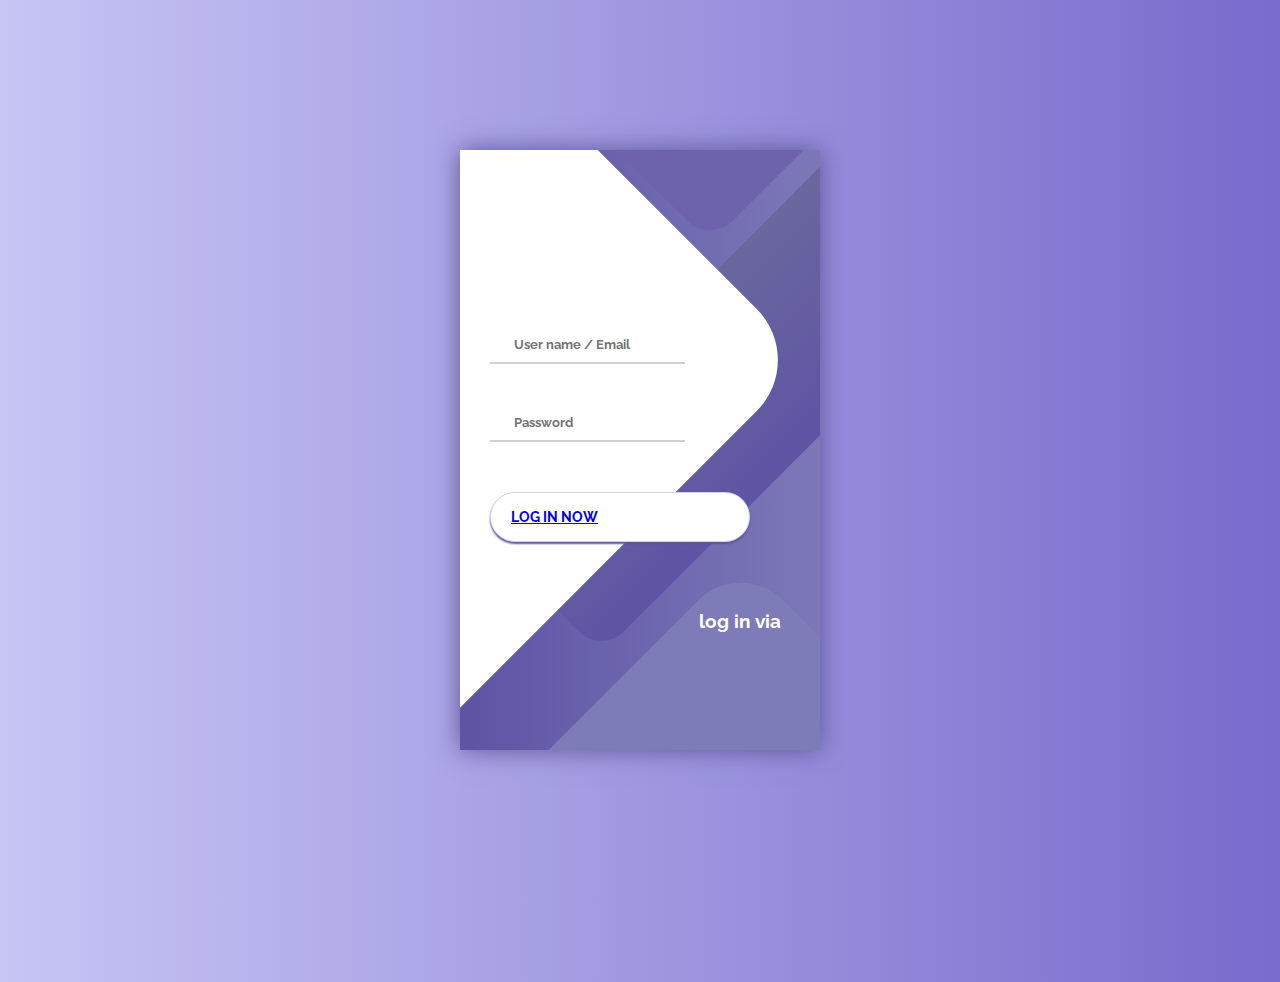
<file: login.html>
<!DOCTYPE html>
<!--[if lt IE 7]>      <html class="no-js lt-ie9 lt-ie8 lt-ie7"> <![endif]-->
<!--[if IE 7]>         <html class="no-js lt-ie9 lt-ie8"> <![endif]-->
<!--[if IE 8]>         <html class="no-js lt-ie9"> <![endif]-->
<!--[if gt IE 8]>      <html class="no-js"> <!--<![endif]-->
<html>
    <head>
        <meta charset="utf-8">
        <meta http-equiv="X-UA-Compatible" content="IE=edge">
        <title></title>
        <meta name="description" content="">
        <meta name="viewport" content="width=device-width, initial-scale=1">
        <link rel="stylesheet" href="login.css">
    </head>
    <body>
    <div class="container">
        <div class="screen">
            <div class="screen__content">
                <form class="login">
                    <div class="login__field">
                        <i class="login__icon fas fa-user"></i>
                        <input type="text" class="login__input" placeholder="User name / Email">
                    </div>
                    <div class="login__field">
                        <i class="login__icon fas fa-lock"></i>
                        <input type="password" class="login__input" placeholder="Password">
                    </div>
                    <a href="index.html">

                    <button class="button login__submit">
                        <a href="index.html" class="button__text">Log In Now</a>
                        <!-- <span class="button__text" href="index.html">Log In Now</span> -->
                        <i class="button__icon fas fa-chevron-right"></i>
                    </button>
                    </a>
                </form>
                <div class="social-login">
                    <h3>log in via</h3>
                    <div class="social-icons">
                        <a href="#" class="social-login__icon fab fa-instagram"></a>
                        <a href="#" class="social-login__icon fab fa-facebook"></a>
                        <a href="#" class="social-login__icon fab fa-twitter"></a>
                    </div>
                </div>
            </div>
            <div class="screen__background">
                <span class="screen__background__shape screen__background__shape4"></span>
                <span class="screen__background__shape screen__background__shape3"></span>
                <span class="screen__background__shape screen__background__shape2"></span>
                <span class="screen__background__shape screen__background__shape1"></span>
            </div>
        </div>
    </div>
        
        <script src="" async defer></script>
    </body>
</html>
</file>
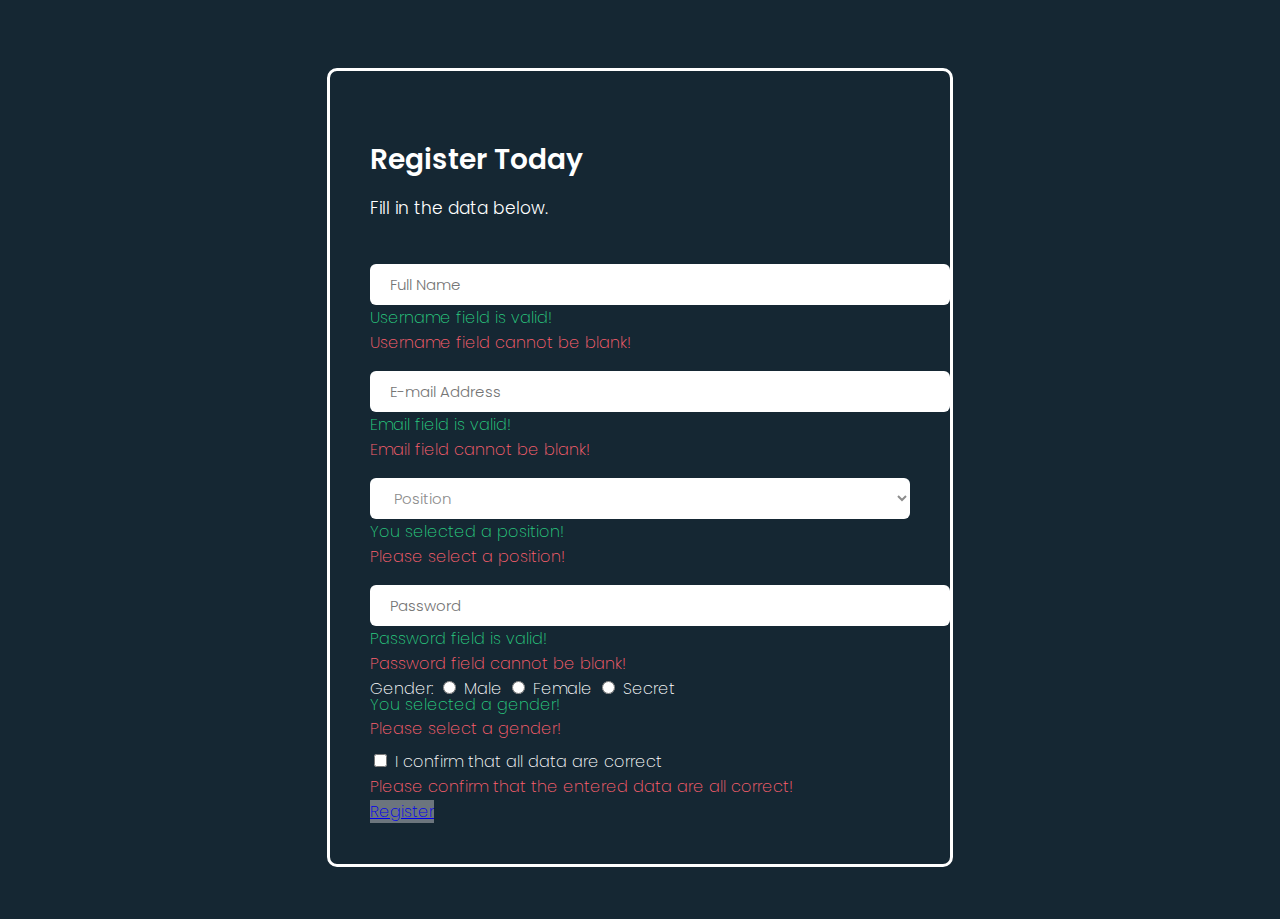
<file: signup.html>
<!DOCTYPE html>
<html>
    <head>
        <meta charset="utf-8">
        <meta http-equiv="X-UA-Compatible" content="IE=edge">
        <title></title>
        <meta name="description" content="">
        <meta name="viewport" content="width=device-width, initial-scale=1">
        <link rel="stylesheet" href="signup.css">
    </head>
    <body>
        <div class="form-body">
            <div class="row">
                <div class="form-holder">
                    <div class="form-content">
                        <div class="form-items">
                            <h3>Register Today</h3>
                            <p>Fill in the data below.</p>
                            <form class="requires-validation" novalidate>
        
                                <div class="col-md-12">
                                    <input class="form-control" type="text" name="name" placeholder="Full Name" required>
                                    <div class="valid-feedback">Username field is valid!</div>
                                    <div class="invalid-feedback">Username field cannot be blank!</div>
                                </div>
        
                                <div class="col-md-12">
                                    <input class="form-control" type="email" name="email" placeholder="E-mail Address" required>
                                    <div class="valid-feedback">Email field is valid!</div>
                                    <div class="invalid-feedback">Email field cannot be blank!</div>
                                </div>
        
                                <div class="col-md-12">
                                    <select class="form-select mt-3" required>
                                        <option selected disabled value="">Position</option>
                                        <option value="jweb">Junior Web Developer</option>
                                        <option value="sweb">Senior Web Developer</option>
                                        <option value="pmanager">Project Manager</option>
                                    </select>
                                    <div class="valid-feedback">You selected a position!</div>
                                    <div class="invalid-feedback">Please select a position!</div>
                                </div>
        
        
                                <div class="col-md-12">
                                    <input class="form-control" type="password" name="password" placeholder="Password" required>
                                    <div class="valid-feedback">Password field is valid!</div>
                                    <div class="invalid-feedback">Password field cannot be blank!</div>
                                </div>
        
        
                                <div class="col-md-12 mt-3">
                                    <label class="mb-3 mr-1" for="gender">Gender: </label>
        
                                    <input type="radio" class="btn-check" name="gender" id="male" autocomplete="off" required>
                                    <label class="btn btn-sm btn-outline-secondary" for="male">Male</label>
        
                                    <input type="radio" class="btn-check" name="gender" id="female" autocomplete="off" required>
                                    <label class="btn btn-sm btn-outline-secondary" for="female">Female</label>
        
                                    <input type="radio" class="btn-check" name="gender" id="secret" autocomplete="off" required>
                                    <label class="btn btn-sm btn-outline-secondary" for="secret">Secret</label>
                                    <div class="valid-feedback mv-up">You selected a gender!</div>
                                    <div class="invalid-feedback mv-up">Please select a gender!</div>
                                </div>
        
                                <div class="form-check">
                                    <input class="form-check-input" type="checkbox" value="" id="invalidCheck" required>
                                    <label class="form-check-label">I confirm that all data are correct</label>
                                    <div class="invalid-feedback">Please confirm that the entered data are all correct!</div>
                                </div>
        
        
                                <div class="form-button mt-3">
                                    
                                    <a href="login.html" id="submit" type="submit" class="btn btn-primary">Register</a>
                                    <!-- <button id="submit" type="submit" class="btn btn-primary" href="login.html">Register</button> -->
                                   
                                </div>
                            </form>
                        </div>
                    </div>
                </div>
            </div>
        </div>

        
        <script src="signin.js" async defer></script>
    </body>
</html>
</file>
<file: login.css>
@import url('https://fonts.googleapis.com/css?family=Raleway:400,700');

* {
	box-sizing: border-box;
	margin: 0;
	padding: 0;	
	font-family: Raleway, sans-serif;
}

body {
	background: linear-gradient(90deg, #C7C5F4, #776BCC);		
}

.container {
	display: flex;
	align-items: center;
	justify-content: center;
	min-height: 100vh;
}

.screen {		
	background: linear-gradient(90deg, #5D54A4, #7C78B8);		
	position: relative;	
	height: 600px;
	width: 360px;	
	box-shadow: 0px 0px 24px #5C5696;
}

.screen__content {
	z-index: 1;
	position: relative;	
	height: 100%;
}

.screen__background {		
	position: absolute;
	top: 0;
	left: 0;
	right: 0;
	bottom: 0;
	z-index: 0;
	-webkit-clip-path: inset(0 0 0 0);
	clip-path: inset(0 0 0 0);	
}

.screen__background__shape {
	transform: rotate(45deg);
	position: absolute;
}

.screen__background__shape1 {
	height: 520px;
	width: 520px;
	background: #FFF;	
	top: -50px;
	right: 120px;	
	border-radius: 0 72px 0 0;
}

.screen__background__shape2 {
	height: 220px;
	width: 220px;
	background: #6C63AC;	
	top: -172px;
	right: 0;	
	border-radius: 32px;
}

.screen__background__shape3 {
	height: 540px;
	width: 190px;
	background: linear-gradient(270deg, #5D54A4, #6A679E);
	top: -24px;
	right: 0;	
	border-radius: 32px;
}

.screen__background__shape4 {
	height: 400px;
	width: 200px;
	background: #7E7BB9;	
	top: 420px;
	right: 50px;	
	border-radius: 60px;
}

.login {
	width: 320px;
	padding: 30px;
	padding-top: 156px;
}

.login__field {
	padding: 20px 0px;	
	position: relative;	
}

.login__icon {
	position: absolute;
	top: 30px;
	color: #7875B5;
}

.login__input {
	border: none;
	border-bottom: 2px solid #D1D1D4;
	background: none;
	padding: 10px;
	padding-left: 24px;
	font-weight: 700;
	width: 75%;
	transition: .2s;
}

.login__input:active,
.login__input:focus,
.login__input:hover {
	outline: none;
	border-bottom-color: #6A679E;
}

.login__submit {
	background: #fff;
	font-size: 14px;
	margin-top: 30px;
	padding: 16px 20px;
	border-radius: 26px;
	border: 1px solid #D4D3E8;
	text-transform: uppercase;
	font-weight: 700;
	display: flex;
	align-items: center;
	width: 100%;
	color: #4C489D;
	box-shadow: 0px 2px 2px #5C5696;
	cursor: pointer;
	transition: .2s;
}

.login__submit:active,
.login__submit:focus,
.login__submit:hover {
	border-color: #6A679E;
	outline: none;
}

.button__icon {
	font-size: 24px;
	margin-left: auto;
	color: #7875B5;
}

.social-login {	
	position: absolute;
	height: 140px;
	width: 160px;
	text-align: center;
	bottom: 0px;
	right: 0px;
	color: #fff;
}

.social-icons {
	display: flex;
	align-items: center;
	justify-content: center;
}

.social-login__icon {
	padding: 20px 10px;
	color: #fff;
	text-decoration: none;	
	text-shadow: 0px 0px 8px #7875B5;
}

.social-login__icon:hover {
	transform: scale(1.5);	
}
</file>
<file: signup.css>
@import url('https://fonts.googleapis.com/css2?family=Poppins:wght@300;400;500;700;900&display=swap');

*, body {
    font-family: 'Poppins', sans-serif;
    font-weight: 200;
    -webkit-font-smoothing: antialiased;
    text-rendering: optimizeLegibility;
    -moz-osx-font-smoothing: grayscale;
}

html, body {
    height: 100%;
    
    background-color: #152733;
    overflow: hidden;
}


.form-holder {
      display: flex;
      flex-direction: column;
      justify-content: center;
      align-items: center;
      text-align: center;
      min-height: 100vh;
}

.form-holder .form-content {
    position: relative;
    text-align: center;
    display: -webkit-box;
    display: -moz-box;
    display: -ms-flexbox;
    display: -webkit-flex;
    display: flex;
    -webkit-justify-content: center;
    justify-content: center;
    -webkit-align-items: center;
    align-items: center;
    padding: 60px;
}

.form-content .form-items {
    border: 3px solid #fff;
    padding: 40px;
    height: auto;
    display: inline-block;
    width: 100%;
    min-width: 540px;
    -webkit-border-radius: 10px;
    -moz-border-radius: 10px;
    border-radius: 10px;
    text-align: left;
    -webkit-transition: all 0.4s ease;
    transition: all 0.4s ease;
}

.form-content h3 {
    color: #fff;
    text-align: left;
    font-size: 28px;
    font-weight: 600;
    margin-bottom: 5px;
}

.form-content h3.form-title {
    margin-bottom: 30px;
}

.form-content p {
    color: #fff;
    text-align: left;
    font-size: 17px;
    font-weight: 300;
    line-height: 20px;
    margin-bottom: 30px;
}


.form-content label, .was-validated .form-check-input:invalid~.form-check-label, .was-validated .form-check-input:valid~.form-check-label{
    color: #fff;
}

.form-content input[type=text], .form-content input[type=password], .form-content input[type=email], .form-content select {
    width: 100%;
    padding: 9px 20px;
    text-align: left;
    border: 0;
    outline: 0;
    border-radius: 6px;
    background-color: #fff;
    font-size: 15px;
    font-weight: 300;
    color: #8D8D8D;
    -webkit-transition: all 0.3s ease;
    transition: all 0.3s ease;
    margin-top: 16px;
}


.btn-primary{
    background-color: #6C757D;
    outline: none;
    border: 0px;
     box-shadow: none;
}

.btn-primary:hover, .btn-primary:focus, .btn-primary:active{
    background-color: #495056;
    outline: none !important;
    border: none !important;
     box-shadow: none;
}

.form-content textarea {
    position: static !important;
    width: 100%;
    padding: 8px 20px;
    border-radius: 6px;
    text-align: left;
    background-color: #fff;
    border: 0;
    font-size: 15px;
    font-weight: 300;
    color: #8D8D8D;
    outline: none;
    resize: none;
    height: 120px;
    -webkit-transition: none;
    transition: none;
    margin-bottom: 14px;
}

.form-content textarea:hover, .form-content textarea:focus {
    border: 0;
    background-color: #ebeff8;
    color: #8D8D8D;
}

.mv-up{
    margin-top: -9px !important;
    margin-bottom: 8px !important;
}

.invalid-feedback{
    color: #ff606e;
}

.valid-feedback{
   color: #2acc80;
}
.button-text{
    color: white;
}
</file>
